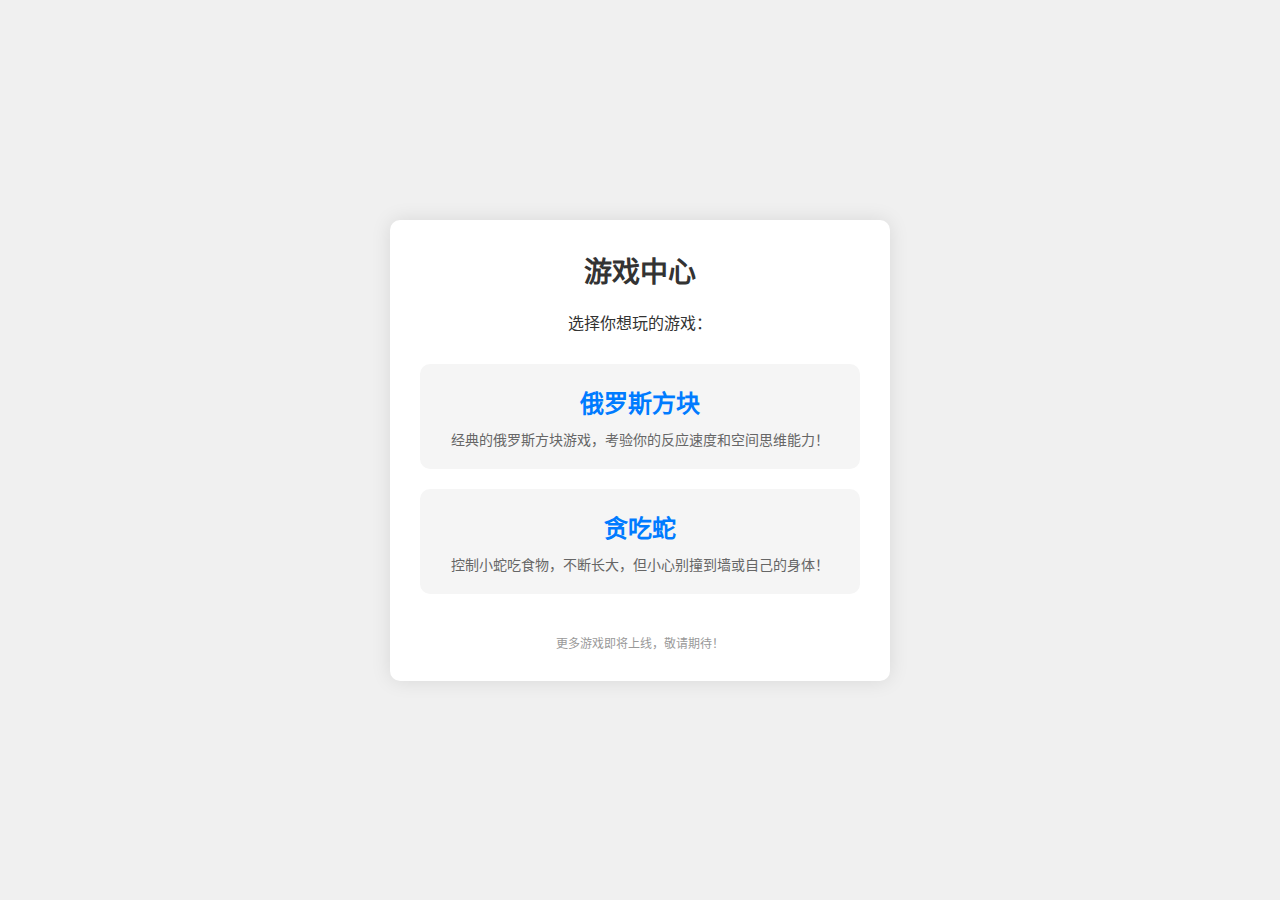
<file: game/index.html>
<!DOCTYPE html>
<html lang="zh-CN">
<head>
    <meta charset="UTF-8">
    <meta name="viewport" content="width=device-width, initial-scale=1.0">
    <title>游戏中心</title>
    <link rel="stylesheet" href="home.css">
    <style>
        .game-selection {
            display: flex;
            flex-direction: column;
            gap: 20px;
            margin-top: 30px;
        }
        
        .game-card {
            background-color: #f5f5f5;
            border-radius: 10px;
            padding: 20px;
            cursor: pointer;
            transition: transform 0.3s, box-shadow 0.3s;
            text-decoration: none;
            color: #333;
        }
        
        .game-card:hover {
            transform: translateY(-5px);
            box-shadow: 0 10px 20px rgba(0, 0, 0, 0.1);
        }
        
        .game-card h2 {
            margin-bottom: 10px;
            color: #007bff;
        }
        
        .game-card p {
            margin: 0;
            font-size: 14px;
            color: #666;
        }
        
        .footer {
            margin-top: 40px;
            font-size: 12px;
            color: #999;
        }
    </style>
</head>
<body>
    <div class="game-container">
        <h1>游戏中心</h1>
        <p>选择你想玩的游戏：</p>
        
        <div class="game-selection">
            <a href="tetris/tetris.html" class="game-card">
                <h2>俄罗斯方块</h2>
                <p>经典的俄罗斯方块游戏，考验你的反应速度和空间思维能力！</p>
            </a>
            
            <a href="snake/snake.html" class="game-card">
                <h2>贪吃蛇</h2>
                <p>控制小蛇吃食物，不断长大，但小心别撞到墙或自己的身体！</p>
            </a>
        </div>
        
        <div class="footer">
            <p>更多游戏即将上线，敬请期待！</p>
        </div>
    </div>
</body>
</html>
</file>
<file: game/home.css>
/* 游戏中心通用样式 */
* {
    margin: 0;
    padding: 0;
    box-sizing: border-box;
}

body {
    font-family: 'Arial', sans-serif;
    background-color: #f0f0f0;
    display: flex;
    justify-content: center;
    align-items: center;
    min-height: 100vh;
    color: #333;
}

.game-container {
    background-color: #fff;
    border-radius: 10px;
    box-shadow: 0 0 20px rgba(0, 0, 0, 0.1);
    padding: 30px;
    text-align: center;
    max-width: 500px;
    width: 100%;
}

h1 {
    color: #333;
    margin-bottom: 20px;
    font-size: 28px;
}

.game-selection {
    display: flex;
    flex-direction: column;
    gap: 20px;
    margin-top: 30px;
}

.game-card {
    background-color: #f5f5f5;
    border-radius: 10px;
    padding: 20px;
    cursor: pointer;
    transition: transform 0.3s, box-shadow 0.3s;
    text-decoration: none;
    color: #333;
}

.game-card:hover {
    transform: translateY(-5px);
    box-shadow: 0 10px 20px rgba(0, 0, 0, 0.1);
}

.game-card h2 {
    margin-bottom: 10px;
    color: #007bff;
}

.game-card p {
    margin: 0;
    font-size: 14px;
    color: #666;
}

.footer {
    margin-top: 40px;
    font-size: 12px;
    color: #999;
}

@media (max-width: 420px) {
    .game-container {
        padding: 20px;
    }
    
    h1 {
        font-size: 24px;
    }
}
</file>
